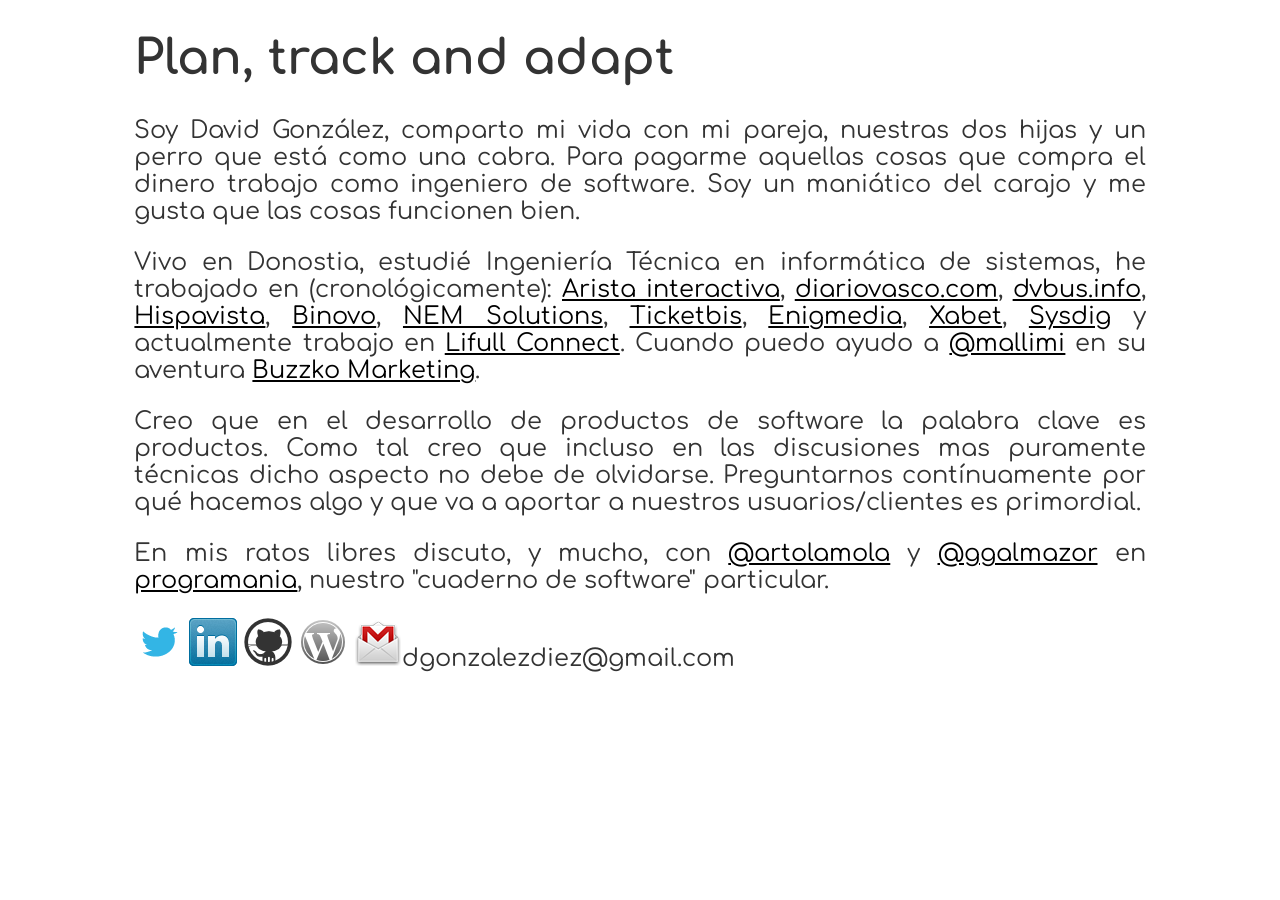
<file: index.html>
<!DOCTYPE html>
<html lang="es">
  <head>
    <meta charset="utf-8">
    <meta http-equiv="X-UA-Compatible" content="IE=edge">
    <meta name="viewport" content="width=device-width, initial-scale=1">
    <meta name="keywords" content="David González, curriculum, desarrollo de software, operaciones, integracion contínua">
    <meta name="description" content="David González, curriculum, desarrollo de software, operaciones, integración contínua">
    <meta name="author" content="David González">
    <title>Penguinjournals, David González</title>
    <link href="css/style.css" rel="stylesheet">
<script async src="https://pagead2.googlesyndication.com/pagead/js/adsbygoogle.js?client=ca-pub-4477095176837087" crossorigin="anonymous"></script>
  </head>

  <body>
  <div id="content">
    <h1>Plan, track and adapt</h1>
    <p>Soy David González, comparto mi vida con mi pareja, nuestras dos hijas y un perro que está como una cabra. Para pagarme aquellas cosas que compra el dinero trabajo como ingeniero de software. Soy un maniático del carajo y me gusta que las cosas funcionen bien.</p>
    <p>Vivo en Donostia, estudié Ingeniería Técnica en informática de sistemas, he trabajado en (cronológicamente): <a href="https://arista.es" alt="Arista interactiva">Arista interactiva</a>, <a href="https://diariovasco.com" alt="Diariovasco.com">diariovasco.com</a>, <a href="https://dvbus.info" alt="DVbus canal de información urbana">dvbus.info</a>, <a href="https://hispavista.com" alt="Hispavista">Hispavista</a>, <a href="https://binovo.es" alt="Binovo">Binovo</a>, <a href="https://nemsolutions.com" alt="NEM Solutions">NEM Solutions</a>, <a href="https://ticketbis.com" alt="Ticketbis">Ticketbis</a>, <a href="https://enigmedia.es" alt="Enigmedia website">Enigmedia</a>, <a href="https://xabet.net" alt="Xabet Digital Solutions website">Xabet</a>, <a href="https://sysdig.com" alt="Sysdig website">Sysdig</a> y actualmente trabajo en <a href="https://www.lifullconnect.com/" alt="Lifull connect website">Lifull Connect</a>. Cuando puedo ayudo a <a href="https://twitter.com/mallimi">@mallimi</a> en su aventura <a href="https://buzzko.com">Buzzko Marketing</a>.</p>
    <p>Creo que en el desarrollo de productos de software la palabra clave es productos. Como tal creo que incluso en las discusiones mas puramente técnicas dicho aspecto no debe de olvidarse. Preguntarnos contínuamente por qué hacemos algo y que va a aportar a nuestros usuarios/clientes es primordial.</p>
    <p>En mis ratos libres discuto, y mucho, con <a href="https://twitter.com/artolamola">@artolamola</a> y <a href="https://twitter.com/ggalmazor">@ggalmazor</a> en <a href="https://programania.net">programania</a>, nuestro "cuaderno de software" particular.</p>
    <p>
    <a href="https://twitter.com/penguinjournals"><img src="images/icons/Twitter.png"></a>
    <a href="https://www.linkedin.com/in/dgonzalezdiez"><img src="images/icons/LinkedIn.png"></a>
    <a href="https://github.com/penguinjournals"><img src="images/icons/GitHub.png"></a>
    <a href="https://programania.net"><img src="images/icons/WordPress.png"></a>
    <img src="images/icons/Gmail.png">dgonzalezdiez@gmail.com
    </p>
  </div>
  </body>
<script async src="https://www.googletagmanager.com/gtag/js?id=G-7HGG8SC565"></script>
<script>
  window.dataLayer = window.dataLayer || [];
  function gtag(){dataLayer.push(arguments);}
  gtag('js', new Date());
  gtag('config', 'G-7HGG8SC565');
</script>
</html>
</file>
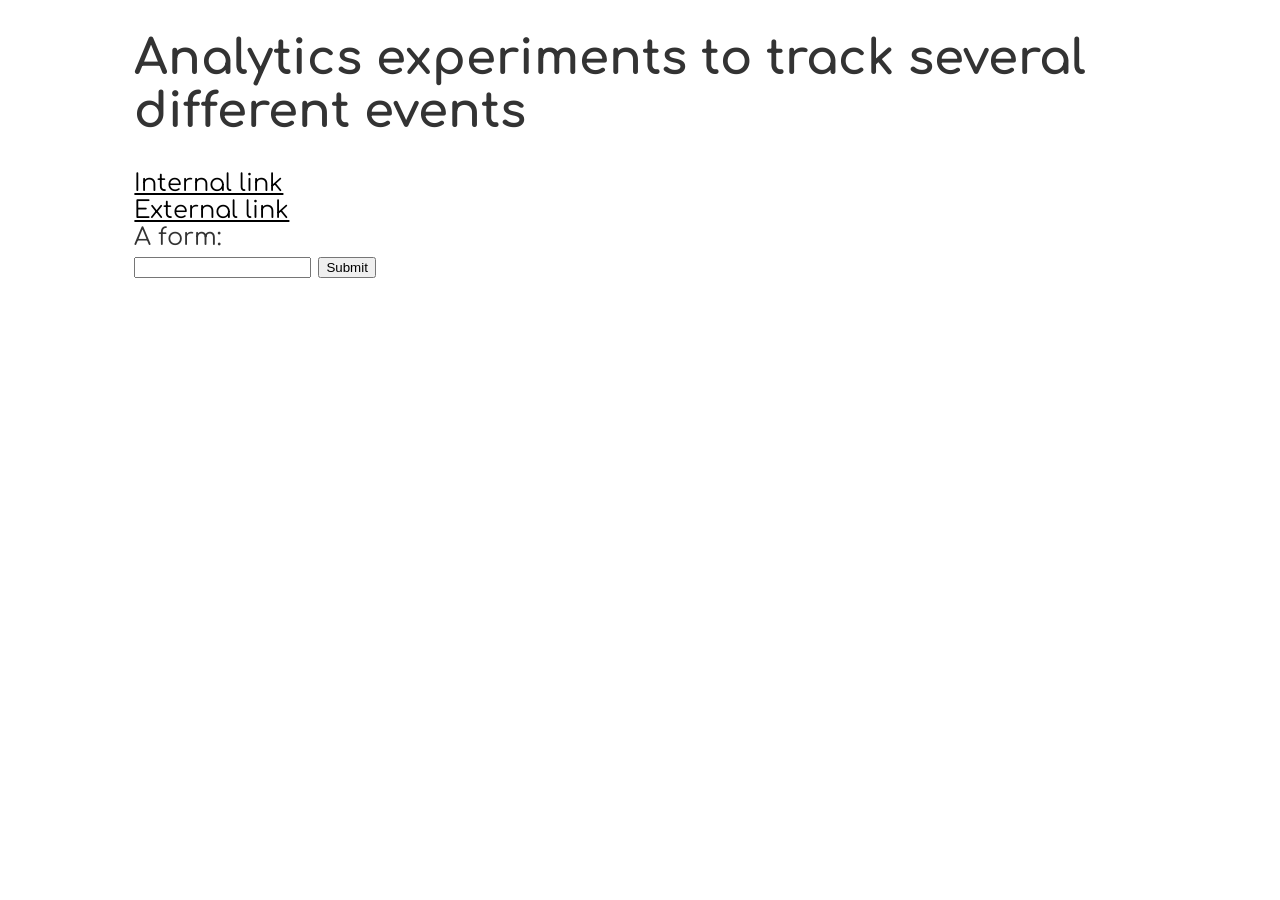
<file: analytics-lab.html>
<!DOCTYPE html>
<html lang="es">
  <head>
    <meta charset="utf-8">
    <meta http-equiv="X-UA-Compatible" content="IE=edge">
    <meta name="viewport" content="width=device-width, initial-scale=1">
    <meta name="keywords" content="David González, curriculum, desarrollo de software, operaciones, integracion contínua">
    <meta name="description" content="David González, curriculum, desarrollo de software, operaciones, integración contínua">
    <meta name="author" content="David González">
    <!-- Google tag (gtag.js) -->
    <script async src="https://www.googletagmanager.com/gtag/js?id=G-7HGG8SC565"></script>
    <script>
      window.dataLayer = window.dataLayer || [];
      function gtag(){dataLayer.push(arguments);}
      gtag('js', new Date());

      gtag('config', 'G-7HGG8SC565');
    </script>
    <title>Penguinjournals, David González</title>
    <link href="css/style.css" rel="stylesheet">
<script async src="https://pagead2.googlesyndication.com/pagead/js/adsbygoogle.js?client=ca-pub-4477095176837087" crossorigin="anonymous"></script>
  </head>

  <body>
  <div id="content">
    <h1>Analytics experiments to track several different events</h1>
    <div><a href="/">Internal link</a></div>
    <div><a href="https://programania.net">External link</a></div>
    <div>
        A form:
        <form>
            <input type="text">
            <input type="submit">
        </form>
    </div>
    </p>
  </div>
  <script>
    gtag('event', 'screen_view', {
      'app_name': 'myAppName',
      'screen_name': 'Home'
    });
  </script>
  </body>
</html>
</file>
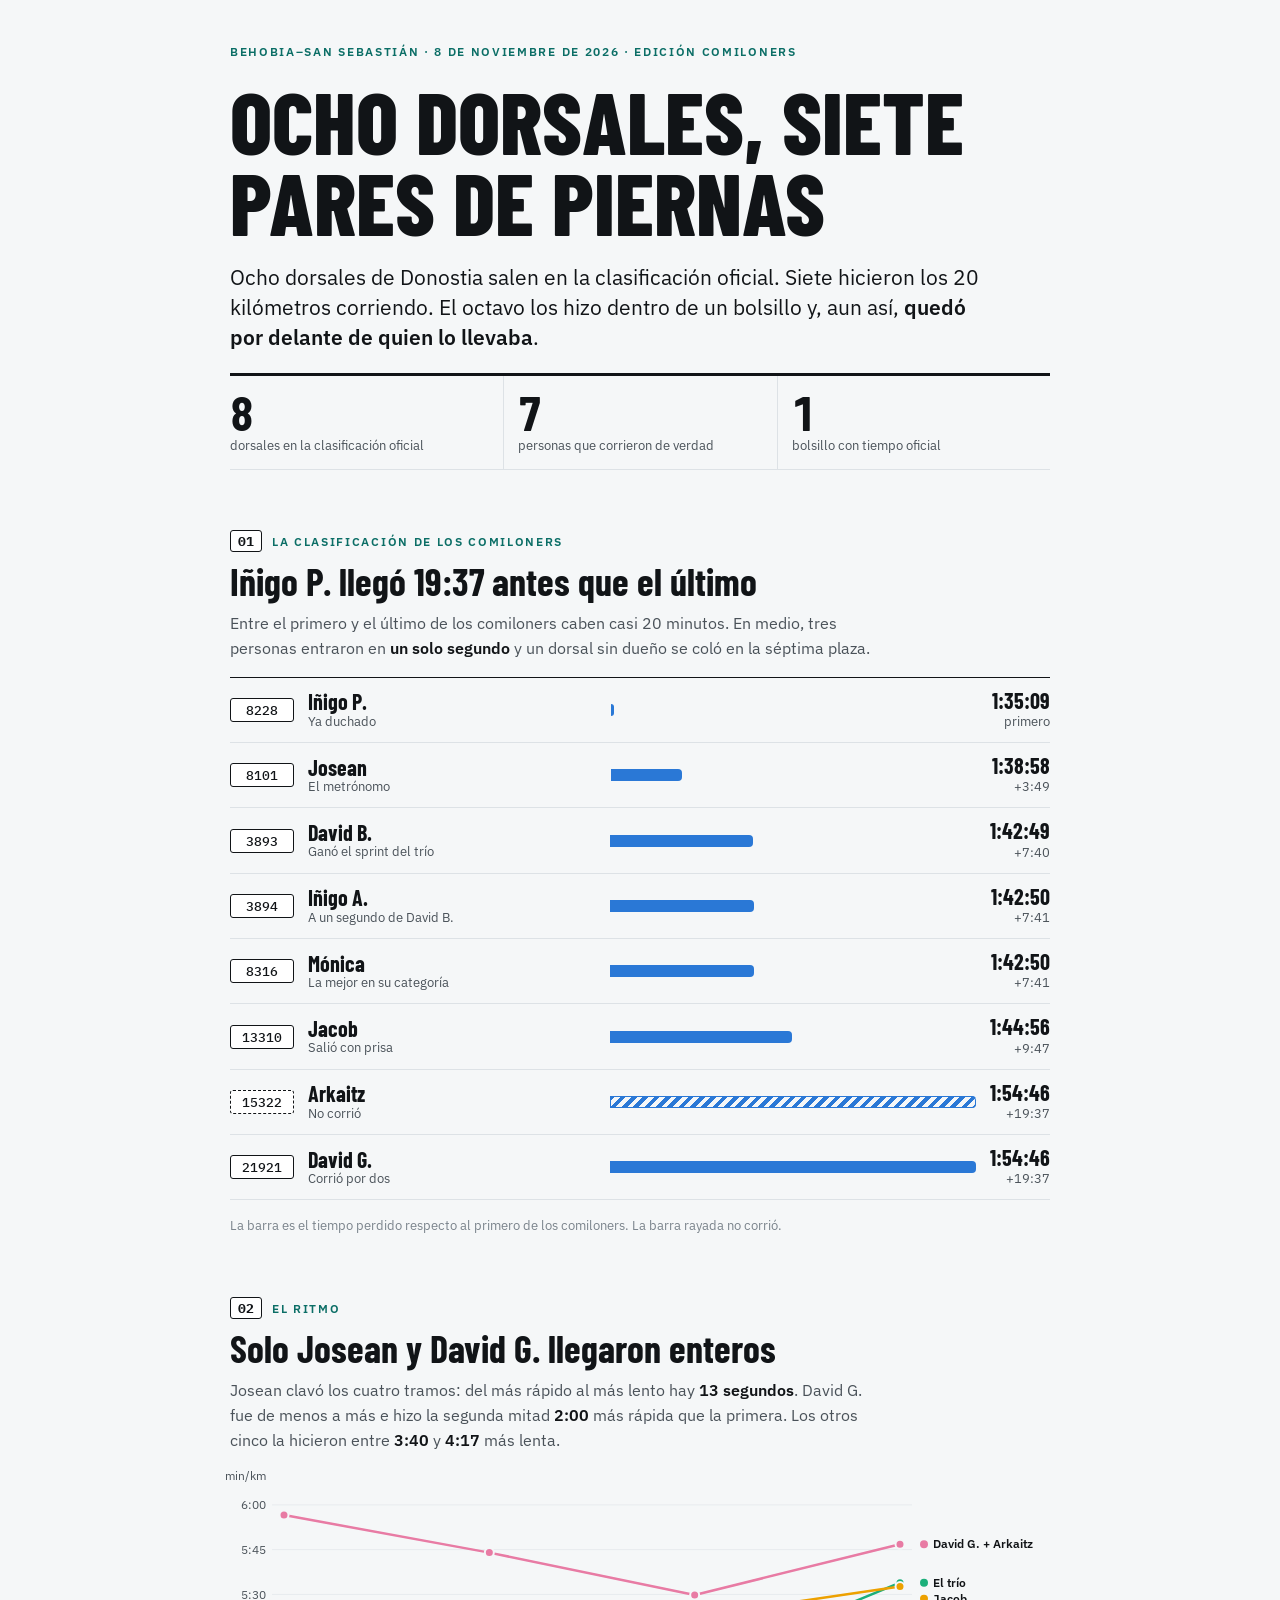
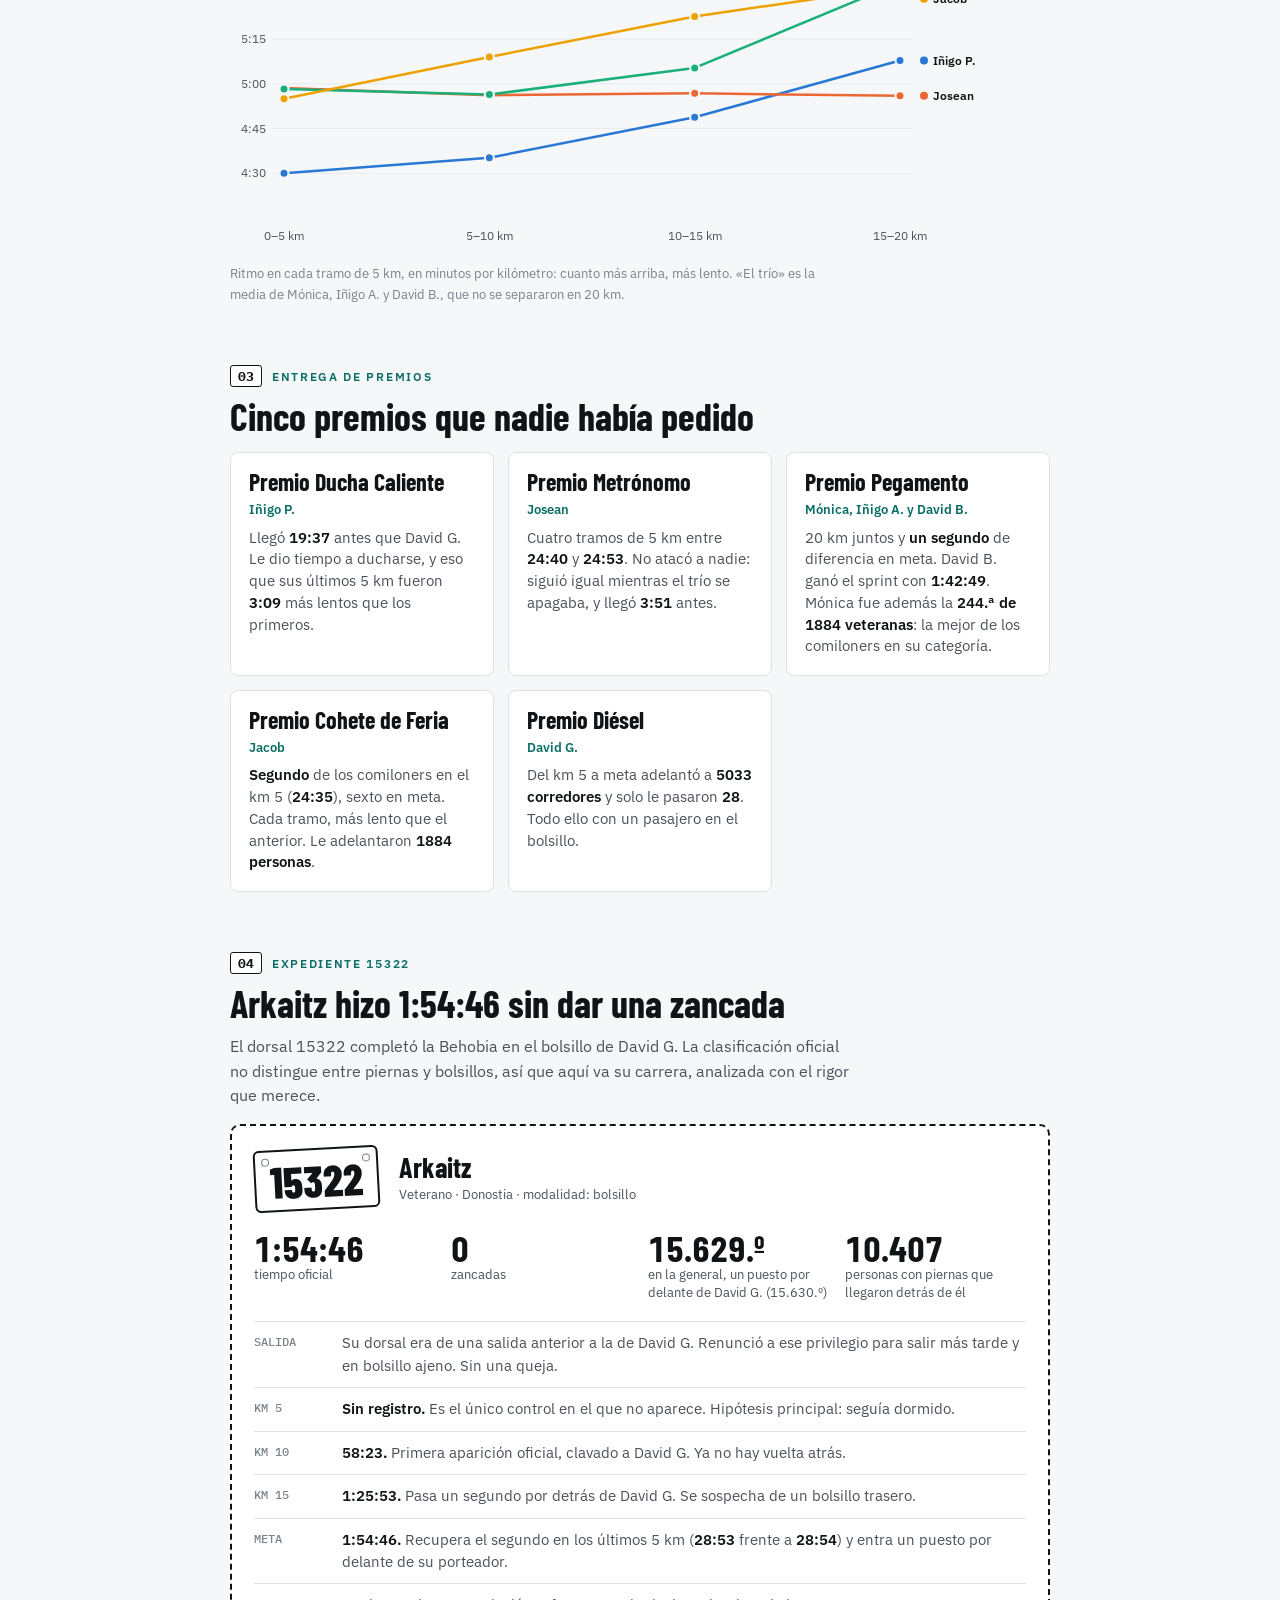
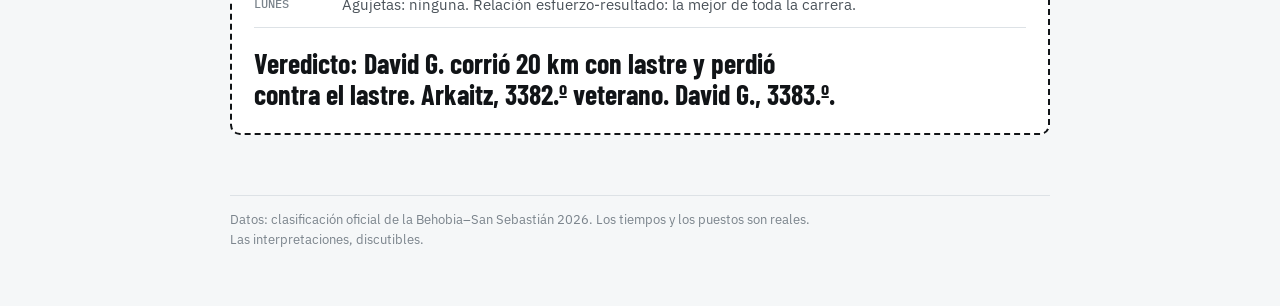
<file: behobia2026.html>
<!doctype html>
<html lang="es">
<head>
<meta charset="utf-8">
<meta name="viewport" content="width=device-width, initial-scale=1">
<title>La Behobia de los comiloners</title>
<link rel="preconnect" href="https://fonts.googleapis.com">
<link rel="preconnect" href="https://fonts.gstatic.com" crossorigin>
<link rel="stylesheet" href="https://fonts.googleapis.com/css2?family=Barlow+Condensed:wght@500;700;800&family=IBM+Plex+Sans:ital,wght@0,400;0,500;0,600;1,400&family=IBM+Plex+Mono:wght@400;500&display=swap">
<style>
/* Layout: one reading column, race-day supplement; bib chips identify each runner; the pocket bib gets its own "case file" card. */
:root {
  --bg: #f5f7f8; --panel: #ffffff; --ink: #111417; --ink-2: #4a5259; --ink-3: #7a838b; --rule: #dde2e6; --grid: #e7ebee;
  --accent: #0b6e66; --bar: #2a78d6; --bib: #ffffff;
  --s1: #2a78d6; --s2: #eb6834; --s3: #1baf7a; --s4: #eda100; --s5: #e87ba4;
  --display: "Barlow Condensed", "Arial Narrow", "Helvetica Neue", sans-serif;
  --body: "IBM Plex Sans", "Helvetica Neue", Arial, sans-serif;
  --mono: "IBM Plex Mono", ui-monospace, Menlo, monospace;
  color-scheme: light;
}
@media (prefers-color-scheme: dark) {
  :root:not([data-theme="light"]) {
    --bg:#121417; --panel:#1a1d21; --ink:#eef1f3; --ink-2:#b4bcc3; --ink-3:#8a939b; --rule:#2c3137; --grid:#24282d;
    --accent:#3fb3a7; --bar:#3987e5; --bib:#1a1d21;
    --s1:#3987e5; --s2:#d95926; --s3:#199e70; --s4:#c98500; --s5:#d55181;
    color-scheme: dark;
  }
}
:root[data-theme="dark"] {
  --bg:#121417; --panel:#1a1d21; --ink:#eef1f3; --ink-2:#b4bcc3; --ink-3:#8a939b; --rule:#2c3137; --grid:#24282d;
  --accent:#3fb3a7; --bar:#3987e5; --bib:#1a1d21;
  --s1:#3987e5; --s2:#d95926; --s3:#199e70; --s4:#c98500; --s5:#d55181;
  color-scheme: dark;
}
* { box-sizing: border-box; }
html, body { margin: 0; }
body {
  background: var(--bg); color: var(--ink); font: 400 16px/1.55 var(--body);
  padding-left: max(16px, env(safe-area-inset-left, 0px)); padding-right: max(16px, env(safe-area-inset-right, 0px));
}
.page { max-width: 820px; margin: 0 auto; padding-block: 44px 56px; display: grid; gap: 60px; }
.kicker { font: 600 12px/1.3 var(--body); letter-spacing: .14em; text-transform: uppercase; color: var(--accent); }
h1 { font: 800 clamp(44px, 9vw, 88px)/.92 var(--display); margin: 0; text-transform: uppercase; text-wrap: balance; }
h2 { font: 700 clamp(27px, 4.4vw, 38px)/1.04 var(--display); margin: 0; text-wrap: balance; }
p { margin: 0; }
.hero { display: grid; gap: 20px; }
.lede { font-size: clamp(18px, 2.4vw, 21px); line-height: 1.45; max-width: 36em; text-wrap: pretty; }
b, .lede b { font-weight: 600; }
.figures { display: grid; grid-template-columns: repeat(3, 1fr); border-top: 3px solid var(--ink); border-bottom: 1px solid var(--rule); }
.fig { padding: 12px 12px 14px 0; display: grid; gap: 2px; min-width: 0; }
.fig + .fig { padding-left: 14px; border-left: 1px solid var(--rule); }
.fig .n { font: 700 clamp(36px, 6vw, 48px)/1 var(--display); font-variant-numeric: tabular-nums; }
.fig .l { font-size: 13px; color: var(--ink-2); line-height: 1.3; }

section { display: grid; gap: 16px; min-width: 0; }
.ch-head { display: grid; gap: 10px; }
.ch-num { display: inline-flex; align-items: baseline; gap: 10px; }
.bibno { font: 700 13px/1 var(--mono); border: 1.5px solid var(--ink); padding: 4px 7px 3px; border-radius: 3px; background: var(--bib); }
.dek { max-width: 40em; color: var(--ink-2); text-wrap: pretty; }
.dek b { color: var(--ink); }
.note { font-size: 13px; color: var(--ink-3); max-width: 46em; }

/* Roster */
.roster { display: grid; border-top: 1px solid var(--ink); }
.row { display: grid; grid-template-columns: 64px minmax(0, 1.1fr) minmax(90px, 1.4fr) auto; align-items: center; gap: 6px 14px; padding: 10px 0; border-bottom: 1px solid var(--rule); }
.chip { font: 500 13px/1 var(--mono); border: 1.5px solid var(--ink); border-radius: 3px; padding: 5px 0 4px; text-align: center; background: var(--bib); font-variant-numeric: tabular-nums; }
.row.pocket .chip { border-style: dashed; }
.who { display: grid; min-width: 0; }
.who .nm { font: 700 22px/1.1 var(--display); }
.who .tag { font-size: 13px; color: var(--ink-2); line-height: 1.3; }
.track { height: 12px; position: relative; }
.track i { position: absolute; inset: 0 auto 0 0; min-width: 3px; border-radius: 0 4px 4px 0; background: var(--bar); }
.row.pocket .track i { background: repeating-linear-gradient(135deg, var(--bar) 0 4px, transparent 4px 8px); outline: 1.5px solid var(--bar); outline-offset: -1.5px; }
.tm { text-align: right; display: grid; font-variant-numeric: tabular-nums; }
.tm .t { font: 700 22px/1.1 var(--display); }
.tm .g { font-size: 13px; color: var(--ink-2); }
@media (max-width: 560px) {
  .row { grid-template-columns: 58px minmax(0, 1fr) auto; }
  .tm { grid-column: 3; grid-row: 1; }
  .track { grid-column: 1 / -1; grid-row: 2; height: 8px; }
}

/* Chart */
.chart { position: relative; min-height: 240px; }
.chart svg { display: block; width: 100%; height: auto; overflow: visible; }
.axis-t { fill: var(--ink-2); font: 400 12px var(--body); font-variant-numeric: tabular-nums; }
.end-t { fill: var(--ink); font: 600 12px var(--body); }
.tip { position: absolute; pointer-events: none; z-index: 5; background: var(--panel); color: var(--ink); border: 1px solid var(--rule); border-radius: 6px; padding: 8px 10px; font-size: 13px; line-height: 1.4; box-shadow: 0 6px 20px rgb(0 0 0 / .14); min-width: 150px; }
.tip[hidden] { display: none; }
.tip .t { font-weight: 600; }
.tip .r { display: flex; justify-content: space-between; gap: 12px; color: var(--ink-2); font-variant-numeric: tabular-nums; }
.tip .r b { color: var(--ink); }

/* Awards */
.awards { display: grid; grid-template-columns: repeat(auto-fit, minmax(230px, 1fr)); gap: 14px; }
.award { background: var(--panel); border: 1px solid var(--rule); border-radius: 8px; padding: 16px 18px 18px; display: grid; gap: 6px; align-content: start; min-width: 0; }
.award .ttl { font: 700 24px/1.05 var(--display); text-wrap: balance; }
.award .to { font-size: 13px; font-weight: 600; color: var(--accent); }
.award p { font-size: 14.5px; color: var(--ink-2); line-height: 1.5; }
.award p b { color: var(--ink); }

/* Case file */
.case { border: 2px dashed var(--ink); border-radius: 10px; background: var(--panel); padding: 22px; display: grid; gap: 20px; }
.case-top { display: flex; flex-wrap: wrap; align-items: center; gap: 14px 20px; }
.bibcard { font: 800 44px/1 var(--display); border: 2px solid var(--ink); border-radius: 6px; padding: 8px 14px 6px; background: var(--bib); position: relative; transform: rotate(-3deg); }
.bibcard::before, .bibcard::after { content: ""; position: absolute; top: 6px; width: 6px; height: 6px; border-radius: 50%; border: 1.5px solid var(--ink-3); }
.bibcard::before { left: 6px; } .bibcard::after { right: 6px; }
.case-name { display: grid; gap: 2px; }
.case-name .nm { font: 700 28px/1.05 var(--display); }
.case-name .ct { font-size: 13px; color: var(--ink-2); }
.tiles { display: grid; grid-template-columns: repeat(auto-fit, minmax(150px, 1fr)); gap: 16px; }
.tiles .n { font: 700 36px/1 var(--display); font-variant-numeric: tabular-nums; }
.tiles .l { font-size: 13px; color: var(--ink-2); line-height: 1.35; }
.log { display: grid; border-top: 1px solid var(--rule); }
.log > div { display: grid; grid-template-columns: 76px minmax(0, 1fr); gap: 12px; padding: 10px 0; border-bottom: 1px solid var(--rule); font-size: 14.5px; }
.log .k { font: 500 12px/1.7 var(--mono); color: var(--ink-3); text-transform: uppercase; }
.log .v { color: var(--ink-2); }
.log .v b { color: var(--ink); }
.verdict { font: 700 clamp(22px, 3.4vw, 28px)/1.12 var(--display); text-wrap: balance; }
footer { border-top: 1px solid var(--rule); padding-top: 14px; }
</style>
</head>
<body>
<main class="page">

  <header class="hero">
    <div class="kicker">Behobia–San Sebastián · 8 de noviembre de 2026 · Edición comiloners</div>
    <h1>Ocho dorsales, siete pares de piernas</h1>
    <p class="lede" id="lede"></p>
    <div class="figures">
      <div class="fig"><span class="n">8</span><span class="l">dorsales en la clasificación oficial</span></div>
      <div class="fig"><span class="n">7</span><span class="l">personas que corrieron de verdad</span></div>
      <div class="fig"><span class="n">1</span><span class="l">bolsillo con tiempo oficial</span></div>
    </div>
  </header>

  <section id="clasificacion">
    <div class="ch-head">
      <div class="ch-num"><span class="bibno">01</span><span class="kicker">La clasificación de los comiloners</span></div>
      <h2 id="h-roster"></h2>
      <p class="dek" id="d-roster"></p>
    </div>
    <div class="roster" id="roster"></div>
    <p class="note">La barra es el tiempo perdido respecto al primero de los comiloners. La barra rayada no corrió.</p>
  </section>

  <section id="ritmo">
    <div class="ch-head">
      <div class="ch-num"><span class="bibno">02</span><span class="kicker">El ritmo</span></div>
      <h2 id="h-pace"></h2>
      <p class="dek" id="d-pace"></p>
    </div>
    <div class="chart" id="c-pace"></div>
    <p class="note">Ritmo en cada tramo de 5 km, en minutos por kilómetro: cuanto más arriba, más lento. «El trío» es la media de Mónica, Iñigo A. y David B., que no se separaron en 20 km.</p>
  </section>

  <section id="premios">
    <div class="ch-head">
      <div class="ch-num"><span class="bibno">03</span><span class="kicker">Entrega de premios</span></div>
      <h2>Cinco premios que nadie había pedido</h2>
    </div>
    <div class="awards" id="awards"></div>
  </section>

  <section id="arkaitz">
    <div class="ch-head">
      <div class="ch-num"><span class="bibno">04</span><span class="kicker">Expediente 15322</span></div>
      <h2 id="h-case"></h2>
      <p class="dek" id="d-case"></p>
    </div>
    <div class="case">
      <div class="case-top">
        <div class="bibcard">15322</div>
        <div class="case-name"><span class="nm">Arkaitz</span><span class="ct" id="case-ct"></span></div>
      </div>
      <div class="tiles" id="tiles"></div>
      <div class="log" id="log"></div>
      <p class="verdict" id="verdict"></p>
    </div>
  </section>

  <footer>
    <p class="note">Datos: clasificación oficial de la Behobia–San Sebastián 2026. Los tiempos y los puestos son reales. Las interpretaciones, discutibles.</p>
  </footer>
</main>

<script>
const DATA = {"crew": [{"bib": 8228, "name": "Iñigo P.", "first": "Iñigo", "T": 5709, "k5": 1350, "k10": 2726, "k15": 4170, "pos": 4703, "cat": "Veterano", "catpos": 1203, "catn": 4854, "half_diff": 257, "rank": [4138, 3853, 4304, 4669], "passed": 302, "passed_by": 818}, {"bib": 8101, "name": "Josean", "first": "Josean", "T": 5938, "k5": 1493, "k10": 2974, "k15": 4458, "pos": 6408, "cat": "Veterano", "catpos": 1630, "catn": 4854, "half_diff": -10, "rank": [8968, 7814, 7374, 6358], "passed": 2684, "passed_by": 78}, {"bib": 3893, "name": "David B.", "first": "David", "T": 6169, "k5": 1491, "k10": 2972, "k15": 4499, "pos": 8537, "cat": "Veterano", "catpos": 2073, "catn": 4854, "half_diff": 225, "rank": [8886, 7767, 7899, 8470], "passed": 1100, "passed_by": 673}, {"bib": 3894, "name": "Iñigo A.", "first": "Iñigo", "T": 6170, "k5": 1492, "k10": 2975, "k15": 4502, "pos": 8541, "cat": "Veterano", "catpos": 2074, "catn": 4854, "half_diff": 220, "rank": [8927, 7840, 7948, 8481], "passed": 1120, "passed_by": 660}, {"bib": 8316, "name": "Mónica", "first": "Mónica", "T": 6170, "k5": 1491, "k10": 2973, "k15": 4499, "pos": 8543, "cat": "Veterana", "catpos": 244, "catn": 1884, "half_diff": 224, "rank": [8886, 7798, 7899, 8481], "passed": 1097, "passed_by": 678}, {"bib": 13310, "name": "Jacob", "first": "Jacob", "T": 6296, "k5": 1475, "k10": 3020, "k15": 4633, "pos": 9774, "cat": "Veterano", "catpos": 2294, "catn": 4854, "half_diff": 256, "rank": [8186, 8730, 9662, 9696], "passed": 407, "passed_by": 1884}, {"bib": 15322, "name": "Arkaitz", "first": "Arkaitz", "T": 6886, "k5": null, "k10": 3503, "k15": 5153, "pos": 15629, "cat": "Veterano", "catpos": 3382, "catn": 4854, "half_diff": -120}, {"bib": 21921, "name": "David G.", "first": "David", "T": 6886, "k5": 1783, "k10": 3503, "k15": 5152, "pos": 15630, "cat": "Veterano", "catpos": 3383, "catn": 4854, "half_diff": -120, "rank": [20533, 18453, 16634, 15522], "passed": 5033, "passed_by": 28}], "meta": {"finishers": 26036, "full": 25868, "median": 6617}};
</script>
<script>
(() => {
  const crew = DATA.crew, M = DATA.meta;
  const by = bib => crew.find(d => d.bib === bib);
  const inigoP = by(8228), josean = by(8101), davidB = by(3893), inigoA = by(3894), monica = by(8316), jacob = by(13310), ark = by(15322), davidG = by(21921);
  const num = v => v.toLocaleString("es-ES");
  const hms = s => { s = Math.round(s); const sg = s < 0 ? "−" : ""; s = Math.abs(s); const h = Math.floor(s / 3600), m = Math.floor(s % 3600 / 60), x = s % 60;
    return h ? `${sg}${h}:${String(m).padStart(2, "0")}:${String(x).padStart(2, "0")}` : `${sg}${m}:${String(x).padStart(2, "0")}`; };
  const pace = s => `${Math.floor(Math.round(s) / 60)}:${String(Math.round(s) % 60).padStart(2, "0")}`;
  const $ = id => document.getElementById(id);
  /* parts: strings are plain text, {b: "..."} is bold */
  const fill = (el, parts) => { el.replaceChildren(...parts.map(p => { if (typeof p === "string") return document.createTextNode(p); const b = document.createElement("b"); b.textContent = p.b; return b; })); return el; };
  const el = (tag, cls, txt) => { const e = document.createElement(tag); if (cls) e.className = cls; if (txt != null) e.textContent = txt; return e; };
  const segs = d => [d.k5, d.k5 ? d.k10 - d.k5 : null, d.k15 - d.k10, d.T - d.k15];

  /* ---------- Hero ---------- */
  fill($("lede"), ["Ocho dorsales de Donostia salen en la clasificación oficial. Siete hicieron los 20 kilómetros corriendo. El octavo los hizo dentro de un bolsillo y, aun así, ", { b: "quedó por delante de quien lo llevaba" }, "."]);

  /* ---------- 01 Roster ---------- */
  const first = crew[0], last = crew[crew.length - 1], maxGap = last.T - first.T;
  $("h-roster").textContent = `${first.name} llegó ${hms(maxGap)} antes que el último`;
  fill($("d-roster"), ["Entre el primero y el último de los comiloners caben casi 20 minutos. En medio, tres personas entraron en ", { b: "un solo segundo" }, " y un dorsal sin dueño se coló en la séptima plaza."]);
  const tags = { 8228: "Ya duchado", 8101: "El metrónomo", 3893: "Ganó el sprint del trío", 3894: "A un segundo de David B.", 8316: "La mejor en su categoría", 13310: "Salió con prisa", 15322: "No corrió", 21921: "Corrió por dos" };
  $("roster").replaceChildren(...crew.map(d => {
    const row = el("div", "row" + (d.bib === 15322 ? " pocket" : ""));
    const who = el("div", "who"); who.append(el("span", "nm", d.name), el("span", "tag", tags[d.bib]));
    const track = el("div", "track"); const bar = el("i"); bar.style.width = (100 * (d.T - first.T) / maxGap) + "%"; track.append(bar);
    const tm = el("div", "tm"); tm.append(el("span", "t", hms(d.T)), el("span", "g", d === first ? "primero" : "+" + hms(d.T - first.T)));
    row.append(el("span", "chip", d.bib), who, track, tm); return row;
  }));

  /* ---------- 02 Pace ---------- */
  const faders = [inigoP, davidB, inigoA, monica, jacob].map(d => d.half_diff);
  $("h-pace").textContent = "Solo Josean y David G. llegaron enteros";
  fill($("d-pace"), ["Josean clavó los cuatro tramos: del más rápido al más lento hay ", { b: `${Math.max(...segs(josean)) - Math.min(...segs(josean))} segundos` }, ". David G. fue de menos a más e hizo la segunda mitad ", { b: hms(-davidG.half_diff) },
    " más rápida que la primera. Los otros cinco la hicieron entre ", { b: hms(Math.min(...faders)) }, " y ", { b: hms(Math.max(...faders)) }, " más lenta."]);
  const trio = [0, 1, 2, 3].map(i => (segs(davidB)[i] + segs(inigoA)[i] + segs(monica)[i]) / 3);
  const series = [
    { name: "Iñigo P.", c: "--s1", v: segs(inigoP) }, { name: "Josean", c: "--s2", v: segs(josean) }, { name: "El trío", c: "--s3", v: trio },
    { name: "Jacob", c: "--s4", v: segs(jacob) }, { name: "David G. + Arkaitz", c: "--s5", v: segs(davidG) }
  ].map(s => ({ ...s, p: s.v.map(x => x / 5) }));
  const names = ["0–5 km", "5–10 km", "10–15 km", "15–20 km"];
  const NS = "http://www.w3.org/2000/svg";
  const sv = (tag, attrs, parent) => { const e = document.createElementNS(NS, tag); for (const k in attrs) e.setAttribute(k, attrs[k]); if (parent) parent.append(e); return e; };

  function drawPace() {
    const box = $("c-pace"), W = box.clientWidth; if (!W) return;
    const narrow = W < 520, h = narrow ? 330 : 380, m = { t: 22, r: narrow ? 122 : 138, b: 30, l: 42 };
    const lo = 255, hi = 365;
    const x = i => m.l + 12 + i * (W - m.l - m.r - 24) / 3, y = v => m.t + (hi - v) / (hi - lo) * (h - m.t - m.b);
    box.replaceChildren();
    const svg = sv("svg", { viewBox: `0 0 ${W} ${h}`, role: "img", "aria-label": "Ritmo por tramo de 5 km de cada corredor. Josean mantiene el ritmo, David G. acelera y el resto se frena." }, box);
    const tip = el("div", "tip"); tip.hidden = true; box.append(tip);
    for (let v = 270; v <= 360; v += 15) {
      sv("line", { x1: m.l, x2: W - m.r, y1: y(v), y2: y(v), style: "stroke:var(--grid)" }, svg);
      sv("text", { x: m.l - 6, y: y(v), dy: "0.35em", "text-anchor": "end", class: "axis-t" }, svg).textContent = pace(v);
    }
    sv("text", { x: m.l - 6, y: m.t - 10, "text-anchor": "end", class: "axis-t" }, svg).textContent = "min/km";
    names.forEach((nm, i) => { sv("text", { x: x(i), y: h - 8, "text-anchor": "middle", class: "axis-t" }, svg).textContent = narrow ? nm.replace(" km", "") : nm; });
    series.forEach(s => {
      sv("path", { d: s.p.map((v, i) => `${i ? "L" : "M"}${x(i)},${y(v)}`).join(""), fill: "none", "stroke-width": 2.5, "stroke-linejoin": "round", "stroke-linecap": "round", style: `stroke:var(${s.c})` }, svg);
    });
    series.forEach(s => s.p.forEach((v, i) => {
      sv("circle", { cx: x(i), cy: y(v), r: 4.5, "stroke-width": 2, style: `fill:var(${s.c});stroke:var(--bg)` }, svg);
      const hit = sv("circle", { cx: x(i), cy: y(v), r: 13, fill: "transparent" }, svg);
      hit.addEventListener("pointermove", ev => {
        tip.replaceChildren(el("div", "t", s.name));
        [[names[i], pace(v) + " /km"], ["Tiempo del tramo", hms(s.v[i])]].forEach(([k, val]) => { const r = el("div", "r"); r.append(el("span", null, k), el("b", null, val)); tip.append(r); });
        tip.hidden = false;
        const bb = box.getBoundingClientRect(), px = ev.clientX - bb.left, py = ev.clientY - bb.top, tw = tip.offsetWidth, th = tip.offsetHeight;
        let tx = px + 14; if (tx + tw > bb.width) tx = px - tw - 14; tip.style.left = Math.max(0, tx) + "px";
        tip.style.top = (py - th - 12 < 0 ? py + 16 : py - th - 12) + "px";
      });
      hit.addEventListener("pointerleave", () => { tip.hidden = true; });
    }));
    const ends = series.map(s => ({ s, y: y(s.p[3]) })).sort((a, b) => a.y - b.y);
    for (let i = 1; i < ends.length; i++) if (ends[i].y - ends[i - 1].y < 16) ends[i].y = ends[i - 1].y + 16;
    ends.forEach(e => {
      sv("circle", { cx: W - m.r + 12, cy: e.y, r: 4, style: `fill:var(${e.s.c})` }, svg);
      sv("text", { x: W - m.r + 21, y: e.y, dy: "0.35em", class: "end-t" }, svg).textContent = e.s.name;
    });
  }

  /* ---------- 03 Awards ---------- */
  const km5order = crew.filter(d => d.k5).sort((a, b) => a.k5 - b.k5).map(d => d.bib);
  const ord = ["", "Primero", "Segundo", "Tercero", "Cuarto", "Quinto", "Sexto", "Séptimo", "Octavo"];
  const awards = [
    ["Premio Ducha Caliente", "Iñigo P.", ["Llegó ", { b: hms(davidG.T - inigoP.T) }, " antes que David G. Le dio tiempo a ducharse, y eso que sus últimos 5 km fueron ", { b: hms(segs(inigoP)[3] - segs(inigoP)[0]) }, " más lentos que los primeros."]],
    ["Premio Metrónomo", "Josean", ["Cuatro tramos de 5 km entre ", { b: hms(Math.min(...segs(josean))) }, " y ", { b: hms(Math.max(...segs(josean))) }, ". No atacó a nadie: siguió igual mientras el trío se apagaba, y llegó ", { b: hms(davidB.T - josean.T) }, " antes."]],
    ["Premio Pegamento", "Mónica, Iñigo A. y David B.", ["20 km juntos y ", { b: "un segundo" }, " de diferencia en meta. David B. ganó el sprint con ", { b: hms(davidB.T) }, ". Mónica fue además la ", { b: `${num(monica.catpos)}.ª de ${num(monica.catn)} veteranas` }, ": la mejor de los comiloners en su categoría."]],
    ["Premio Cohete de Feria", "Jacob", [{ b: ord[km5order.indexOf(13310) + 1] }, " de los comiloners en el km 5 (", { b: hms(jacob.k5) }, `), ${ord[crew.indexOf(jacob) + 1].toLowerCase()} en meta. Cada tramo, más lento que el anterior. Le adelantaron `, { b: `${num(jacob.passed_by)} personas` }, "."]],
    ["Premio Diésel", "David G.", ["Del km 5 a meta adelantó a ", { b: `${num(davidG.passed)} corredores` }, " y solo le pasaron ", { b: String(davidG.passed_by) }, ". Todo ello con un pasajero en el bolsillo."]]
  ];
  $("awards").replaceChildren(...awards.map(([ttl, to, parts]) => { const a = el("div", "award"); a.append(el("span", "ttl", ttl), el("span", "to", to), fill(el("p"), parts)); return a; }));

  /* ---------- 04 Arkaitz ---------- */
  $("h-case").textContent = `Arkaitz hizo ${hms(ark.T)} sin dar una zancada`;
  fill($("d-case"), ["El dorsal 15322 completó la Behobia en el bolsillo de David G. La clasificación oficial no distingue entre piernas y bolsillos, así que aquí va su carrera, analizada con el rigor que merece."]);
  $("case-ct").textContent = `Veterano · Donostia · modalidad: bolsillo`;
  const tiles = [[hms(ark.T), "tiempo oficial"], ["0", "zancadas"], [num(ark.pos) + ".º", `en la general, un puesto por delante de David G. (${num(davidG.pos)}.º)`], [num(M.finishers - ark.pos), "personas con piernas que llegaron detrás de él"]];
  $("tiles").replaceChildren(...tiles.map(([n, l]) => { const d = el("div"); d.append(el("div", "n", n), el("div", "l", l)); return d; }));
  const aSeg = segs(ark), gSeg = segs(davidG);
  const log = [
    ["Salida", ["Su dorsal era de una salida anterior a la de David G. Renunció a ese privilegio para salir más tarde y en bolsillo ajeno. Sin una queja."]],
    ["Km 5", [{ b: "Sin registro." }, " Es el único control en el que no aparece. Hipótesis principal: seguía dormido."]],
    ["Km 10", [{ b: hms(ark.k10) + "." }, " Primera aparición oficial, clavado a David G. Ya no hay vuelta atrás."]],
    ["Km 15", [{ b: hms(ark.k15) + "." }, ` Pasa ${ark.k15 - davidG.k15 === 1 ? "un segundo" : (ark.k15 - davidG.k15) + " segundos"} por detrás de David G. Se sospecha de un bolsillo trasero.`]],
    ["Meta", [{ b: hms(ark.T) + "." }, " Recupera el segundo en los últimos 5 km (", { b: hms(aSeg[3]) }, " frente a ", { b: hms(gSeg[3]) }, ") y entra un puesto por delante de su porteador."]],
    ["Lunes", ["Agujetas: ninguna. Relación esfuerzo-resultado: la mejor de toda la carrera."]]
  ];
  $("log").replaceChildren(...log.map(([k, parts]) => { const d = el("div"); d.append(el("span", "k", k), fill(el("span", "v"), parts)); return d; }));
  $("verdict").textContent = `Veredicto: David G. corrió 20 km con lastre y perdió contra el lastre. Arkaitz, ${num(ark.catpos)}.º veterano. David G., ${num(davidG.catpos)}.º.`;

  drawPace();
  let lastW = document.body.clientWidth;
  new ResizeObserver(() => { const w = document.body.clientWidth; if (w !== lastW) { lastW = w; drawPace(); } }).observe(document.body);
})();
</script>
</body>
</html>
</file>
<file: css/style.css>
@import url(https://fonts.googleapis.com/css?family=Comfortaa&subset=latin,latin-ext);
body {
  font-family: 'Comfortaa', cursive;
  font-size: 1.5em;
  color: #333333;
}
a, a:visited, a:hover {
  color: #000000;
}
p {
  text-align: justify;
}
#content {
  width:80%;
  margin: 0 auto;
}
</file>
